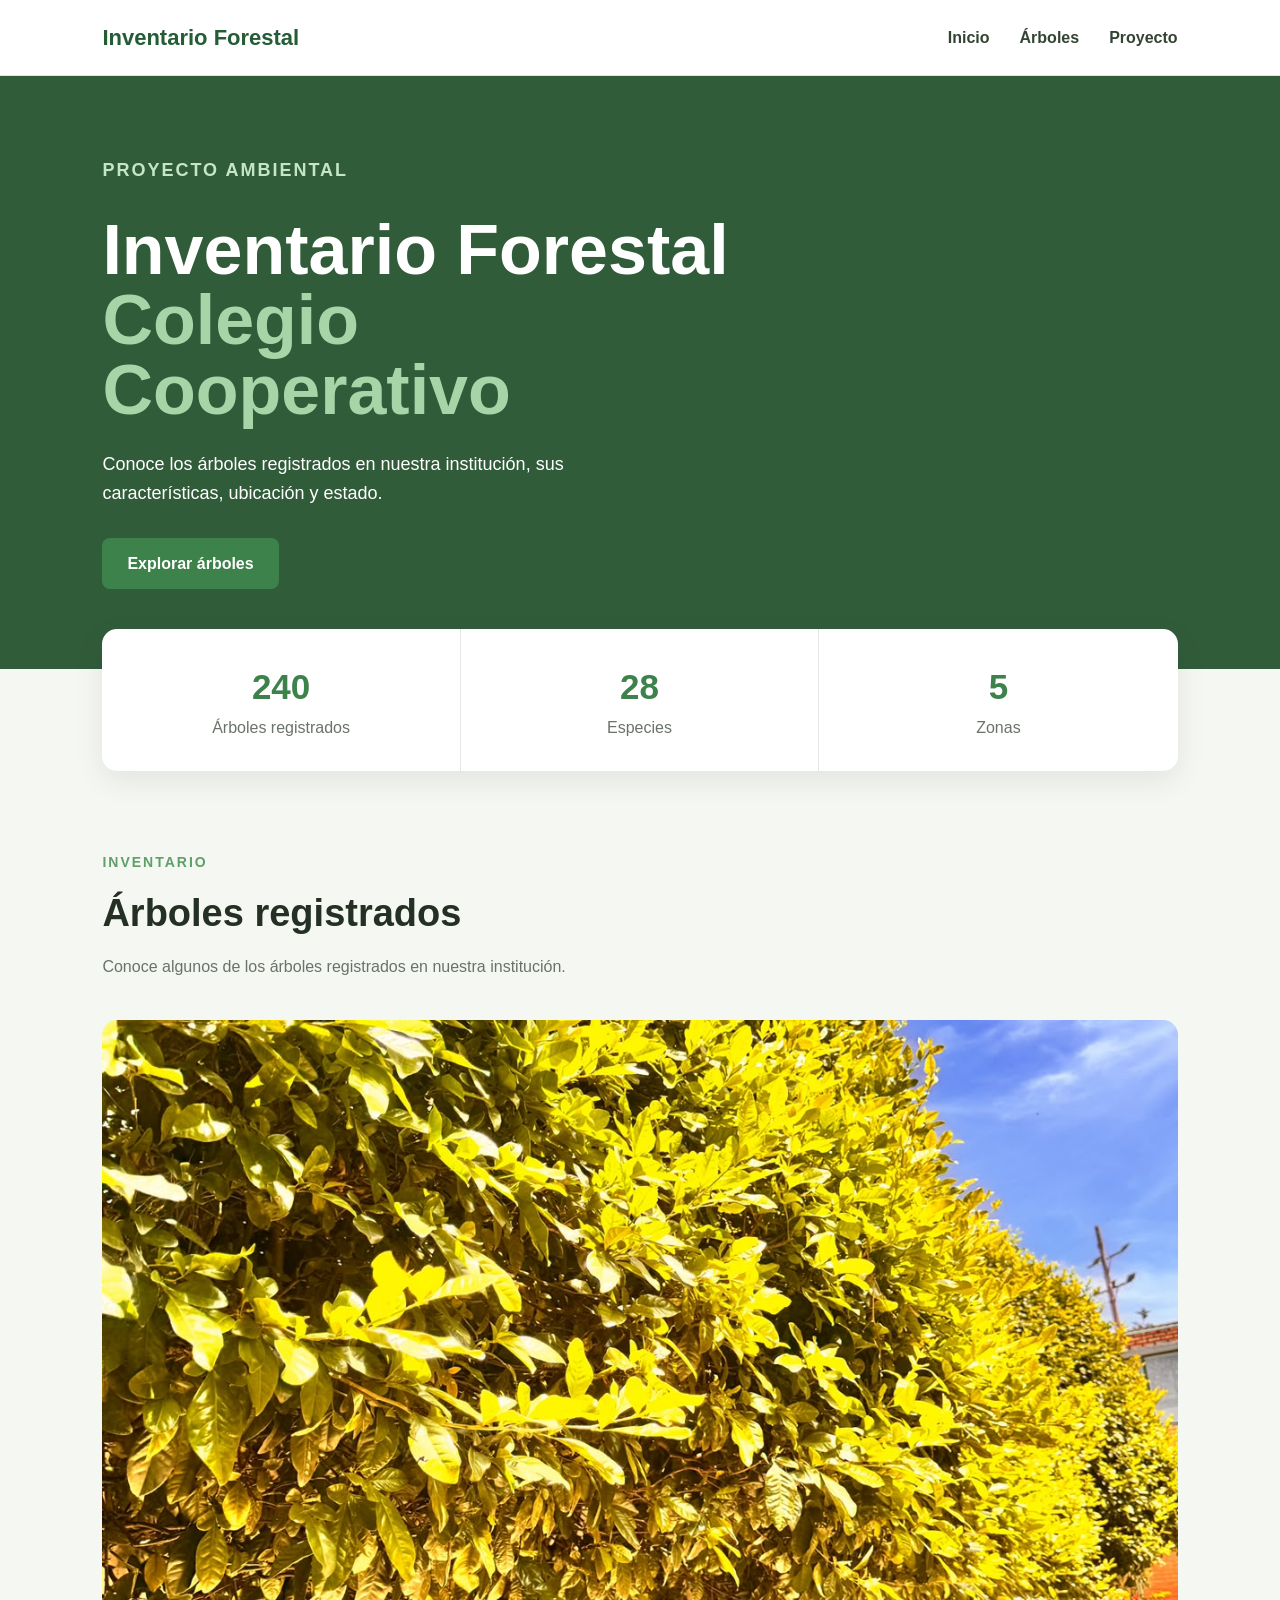
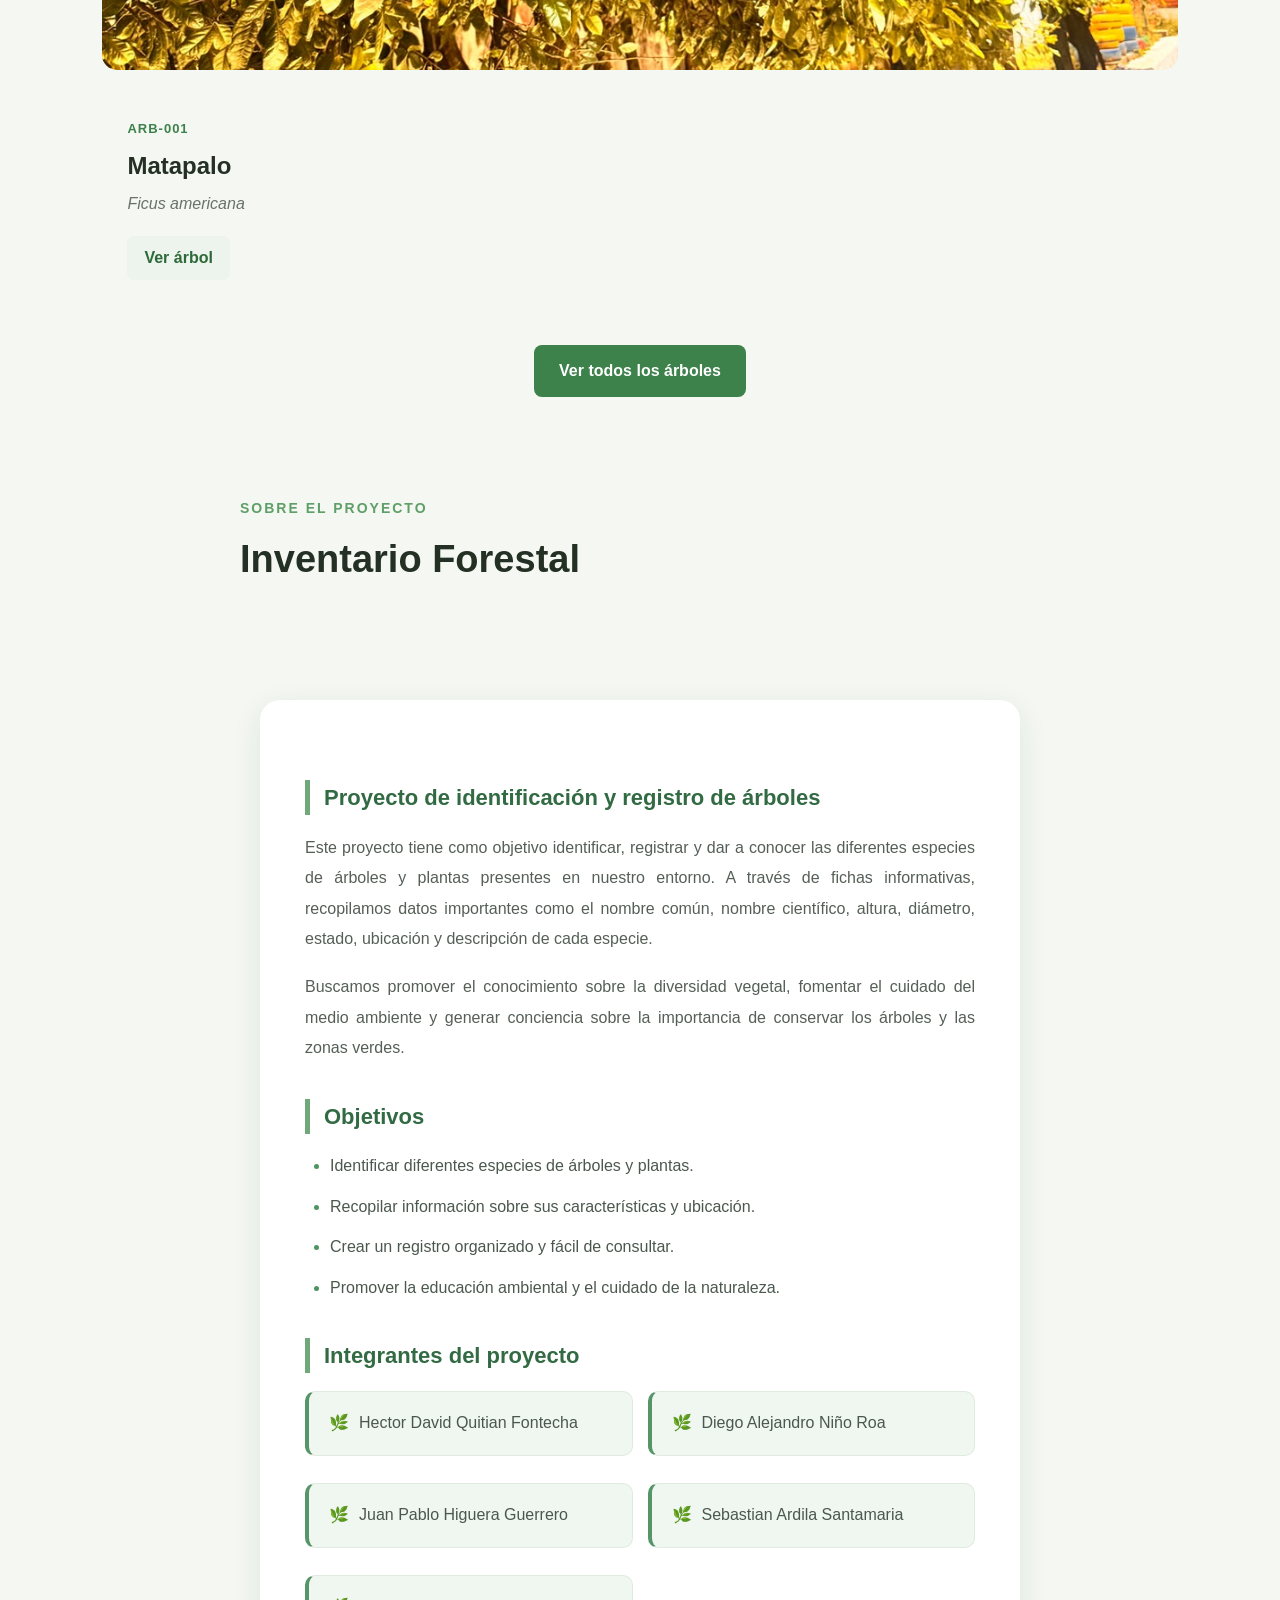
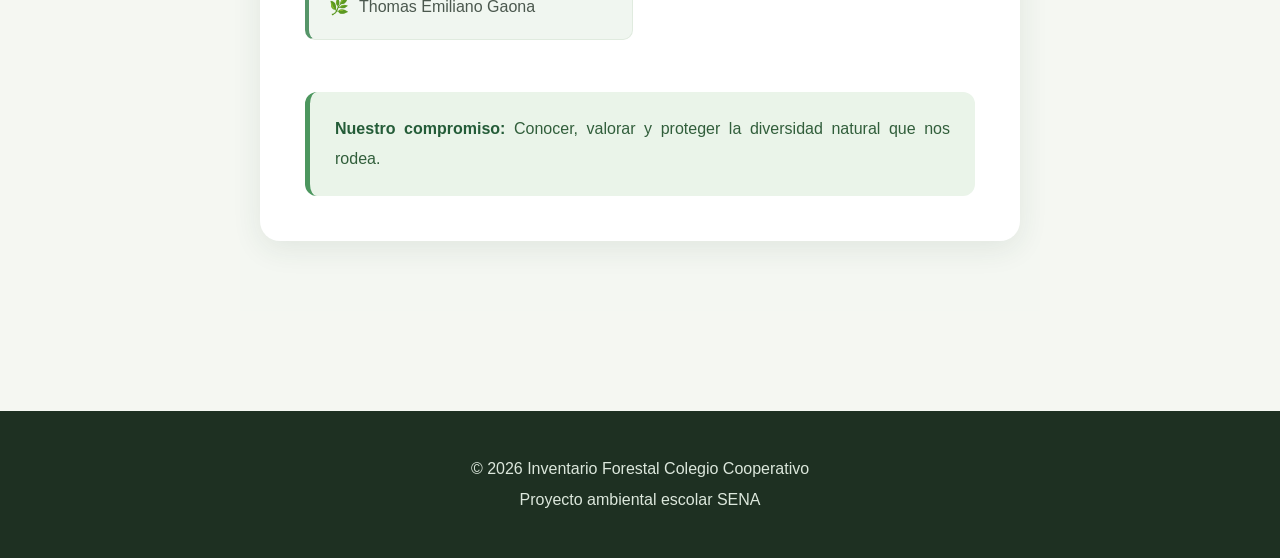
<file: index.html>
<!DOCTYPE html>
<html lang="es">

<head>
    <meta charset="UTF-8">
    <meta name="viewport" content="width=device-width, initial-scale=1.0">

    <title>Inventario Forestal</title>

    <link rel="stylesheet" href="style.css">
</head>

<body>

    <!-- ENCABEZADO -->
    <header class="encabezado">

        <div class="logo">
            Inventario Forestal
        </div>

        <nav class="menu">
            <a href="#inicio">Inicio</a>
            <a href="#arboles">Árboles</a>
            <a href="#proyecto">Proyecto</a>
        </nav>

    </header>


    <!-- CONTENIDO PRINCIPAL -->
    <main>

        <!-- INICIO -->
        <section id="inicio" class="hero">

            <div class="hero-texto">

                <p class="etiqueta">
                    PROYECTO AMBIENTAL
                </p>

                <h1>
                    Inventario Forestal<br>
                    <span>Colegio Cooperativo</span>
                </h1>

                <p>
                    Conoce los árboles registrados en nuestra institución,
                    sus características, ubicación y estado.
                </p>

                <a href="#arboles" class="boton">
                    Explorar árboles
                </a>

            </div>

        </section>


        <!-- ESTADÍSTICAS -->
        <section class="estadisticas">

            <div class="estadistica">

                <h2>240</h2>

                <p>
                    Árboles registrados
                </p>

            </div>


            <div class="estadistica">

                <h2>28</h2>

                <p>
                    Especies
                </p>

            </div>


            <div class="estadistica">

                <h2>5</h2>

                <p>
                    Zonas
                </p>

            </div>

        </section>


        <!-- CATÁLOGO DE ÁRBOLES -->
        <section id="arboles" class="seccion">

            <div class="titulo-seccion">

                <p class="etiqueta">
                    INVENTARIO
                </p>

                <h2>
                    Árboles registrados
                </h2>

                <p>
                    Conoce algunos de los árboles registrados
                    en nuestra institución.
                </p>

            </div>


            <!-- TARJETA QUE CAMBIA AUTOMÁTICAMENTE -->
            <div class="catalogo-arbol">

                <div class="foto-arbol">

                    <img
                        id="catalogoImagen"
                        src=""
                        alt="Fotografía del árbol"
                    >

                </div>


                <div class="informacion-arbol">

                    <span
                        class="codigo"
                        id="catalogoCodigo"
                    >
                        ARB-001
                    </span>


                    <h3 id="catalogoNombre">
                        Nombre del árbol
                    </h3>


                    <p id="catalogoCientifico">
                        Nombre científico
                    </p>


                    <a
                        id="catalogoBoton"
                        href="#"
                        class="boton-pequeno"
                    >
                        Ver árbol
                    </a>

                </div>

            </div>


            <!-- ÚNICO BOTÓN PARA VER TODOS -->
            <div style="text-align: center; margin-top: 40px;">

                <a
                    href="arboles.html"
                    class="boton"
                >
                    Ver todos los árboles
                </a>

            </div>

        </section>


        <!-- INFORMACIÓN DEL PROYECTO -->
        <section
            id="proyecto"
            class="seccion proyecto"
        >

            <div class="titulo-seccion">

                <p class="etiqueta">
                    SOBRE EL PROYECTO
                </p>

                <h2>
                    Inventario Forestal
                </h2>

            </div>


           
<section class="sobre-proyecto">
    <div class="contenedor-proyecto">
        <h3>Proyecto de identificación y registro de árboles</h3>

        <p>
            Este proyecto tiene como objetivo identificar, registrar y dar
            a conocer las diferentes especies de árboles y plantas presentes
            en nuestro entorno. A través de fichas informativas, recopilamos
            datos importantes como el nombre común, nombre científico,
            altura, diámetro, estado, ubicación y descripción de cada especie.
        </p>

        <p>
            Buscamos promover el conocimiento sobre la diversidad vegetal,
            fomentar el cuidado del medio ambiente y generar conciencia
            sobre la importancia de conservar los árboles y las zonas verdes.
        </p>

        <h3>Objetivos</h3>

        <ul>
            <li>Identificar diferentes especies de árboles y plantas.</li>
            <li>Recopilar información sobre sus características y ubicación.</li>
            <li>Crear un registro organizado y fácil de consultar.</li>
            <li>Promover la educación ambiental y el cuidado de la naturaleza.</li>
        </ul>

        <h3>Integrantes del proyecto</h3>

        <ul class="lista-integrantes">
            <li>Hector David Quitian Fontecha</li>
            <li>Diego Alejandro Niño Roa</li>
            <li>Juan Pablo Higuera Guerrero</li>
            <li>Sebastian Ardila Santamaria</li>
            <li>Thomas Emiliano Gaona</li>
        </ul>

        <div class="compromiso">
            <p>
                <strong>Nuestro compromiso:</strong>
                Conocer, valorar y proteger la diversidad natural que nos rodea.
            </p>
        </div>

    </div>
</section>


        </section>

    </main>


    <!-- PIE DE PÁGINA -->
    <footer>

        <p>
            © 2026 Inventario Forestal Colegio Cooperativo
        </p>

        <p>
            Proyecto ambiental escolar SENA
        </p>

    </footer>


    <!-- CARGAR LOS DATOS DE LOS ÁRBOLES -->
    <script src="datos.js"></script>


    <!-- CATÁLOGO AUTOMÁTICO -->
    <script>

        const idsArboles = Object.keys(arboles);

        let posicion = 0;


        function mostrarArbol() {

            const id = idsArboles[posicion];

            const arbol = arboles[id];


            // Imagen del árbol
            document.getElementById("catalogoImagen").src =
                arbol.imagen;


            // Nombre alternativo de la imagen
            document.getElementById("catalogoImagen").alt =
                "Fotografía de " + arbol.nombre;


            // Código
            document.getElementById("catalogoCodigo").textContent =
                arbol.codigo;


            // Nombre común
            document.getElementById("catalogoNombre").textContent =
                arbol.nombre;


            // Nombre científico
            document.getElementById("catalogoCientifico").textContent =
                arbol.cientifico;


            // Botón "Ver árbol"
            document.getElementById("catalogoBoton").href =
                "arbol.html?id=" + id;

        }


        // Mostrar el primer árbol
        mostrarArbol();


        // Cambiar de árbol cada 4 segundos
        setInterval(function () {

            posicion++;

            if (posicion >= idsArboles.length) {

                posicion = 0;

            }

            mostrarArbol();

        }, 4000);

    </script>

</body>

</html>
</file>
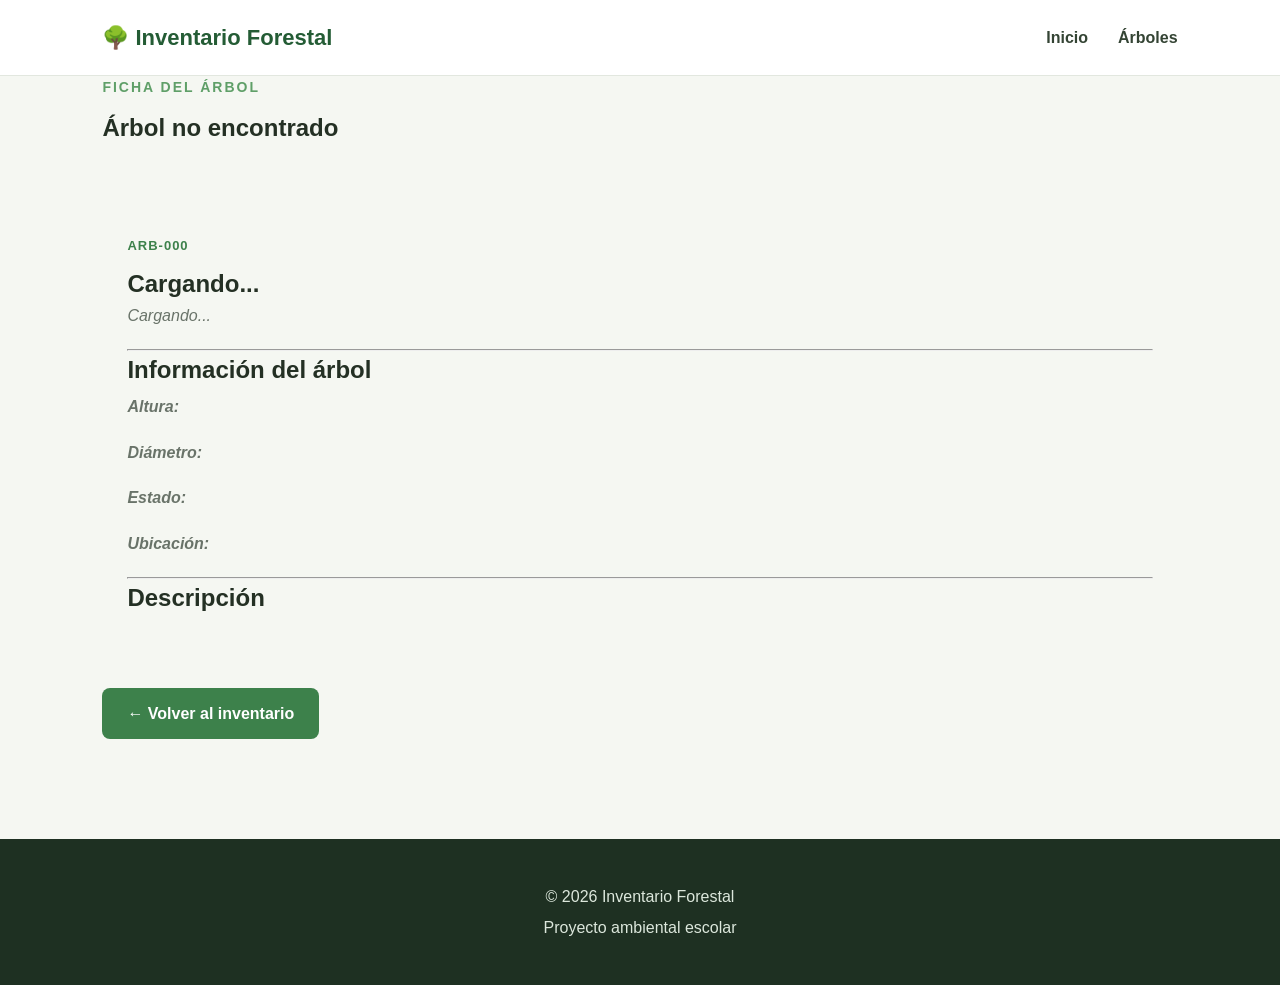
<file: arbol.html>
<!DOCTYPE html>
<html lang="es">

<head>

    <meta charset="UTF-8">

    <meta name="viewport" content="width=device-width, initial-scale=1.0">

    <title>Ficha del árbol</title>

    <link rel="stylesheet" href="style.css">

</head>


<body>


    <!-- ENCABEZADO -->

    <header class="encabezado">

        <div class="logo">
            🌳 Inventario Forestal
        </div>

        <nav class="menu">

            <a href="index.html">
                Inicio
            </a>

            <a href="index.html#arboles">
                Árboles
            </a>

        </nav>

    </header>



    <!-- FICHA DEL ÁRBOL -->

    <main>

        <section class="seccion">

            <div class="titulo-seccion">

                <p class="etiqueta">
                    FICHA DEL ÁRBOL
                </p>

                <h1 id="titulo-arbol">
                    Cargando...
                </h1>
            </div>



            <div class="foto-arbol">
                
            </div>


   
            <div class="informacion-arbol">

                <span class="codigo" id="codigo-arbol">
                    ARB-000
                </span>


                <h2 id="nombre-arbol">
                    Cargando...
                </h2>


                <p id="cientifico-arbol">
                    Cargando...
                </p>


                <hr>


                <h3>
                    Información del árbol
                </h3>


                <p>
                    <strong>Altura:</strong>
                    <span id="altura-arbol"></span>
                </p>


                <p>
                    <strong>Diámetro:</strong>
                    <span id="diametro-arbol"></span>
                </p>


                <p>
                    <strong>Estado:</strong>
                    <span id="estado-arbol"></span>
                </p>


                <p>
                    <strong>Ubicación:</strong>
                    <span id="ubicacion-arbol"></span>
                </p>


                <hr>


                <h3>
                    Descripción
                </h3>


                <p id="descripcion-arbol"></p>


            </div>


            <br>


            <a href="index.html#arboles" class="boton">
                ← Volver al inventario
            </a>

        </section>

    </main>



    <!-- PIE DE PÁGINA -->

    <footer>

        <p>
            © 2026 Inventario Forestal
        </p>

        <p>
            Proyecto ambiental escolar
        </p>

    </footer>



    <!-- DATOS -->

    <script src="datos.js"></script>


    <!-- CÓDIGO PARA MOSTRAR EL ÁRBOL -->

    <script>

        // Obtener el número del árbol desde la URL

        const parametros = new URLSearchParams(window.location.search);

        const id = parametros.get("id");


        // Buscar el árbol

        const arbol = arboles[id];


        // Comprobar si existe

        if (arbol) {

            document.querySelector(".foto-arbol").innerHTML = `
    <img 
        src="${arbol.imagen}" 
        alt="Fotografía de ${arbol.nombre}"
    >
`;

            document.getElementById("titulo-arbol").textContent =
                "Árbol " + id;

            document.getElementById("codigo-arbol").textContent =
                arbol.codigo;

            document.getElementById("nombre-arbol").textContent =
                arbol.nombre;

            document.getElementById("cientifico-arbol").textContent =
                arbol.cientifico;

            document.getElementById("altura-arbol").textContent =
                arbol.altura;

            document.getElementById("diametro-arbol").textContent =
                arbol.diametro;

            document.getElementById("estado-arbol").textContent =
                arbol.estado;

            document.getElementById("ubicacion-arbol").textContent =
                arbol.ubicacion;

            document.getElementById("descripcion-arbol").textContent =
                arbol.descripcion;

        }

        else {

            document.getElementById("titulo-arbol").textContent =
                "Árbol no encontrado";

        }

    </script>


</body>

</html>
</file>
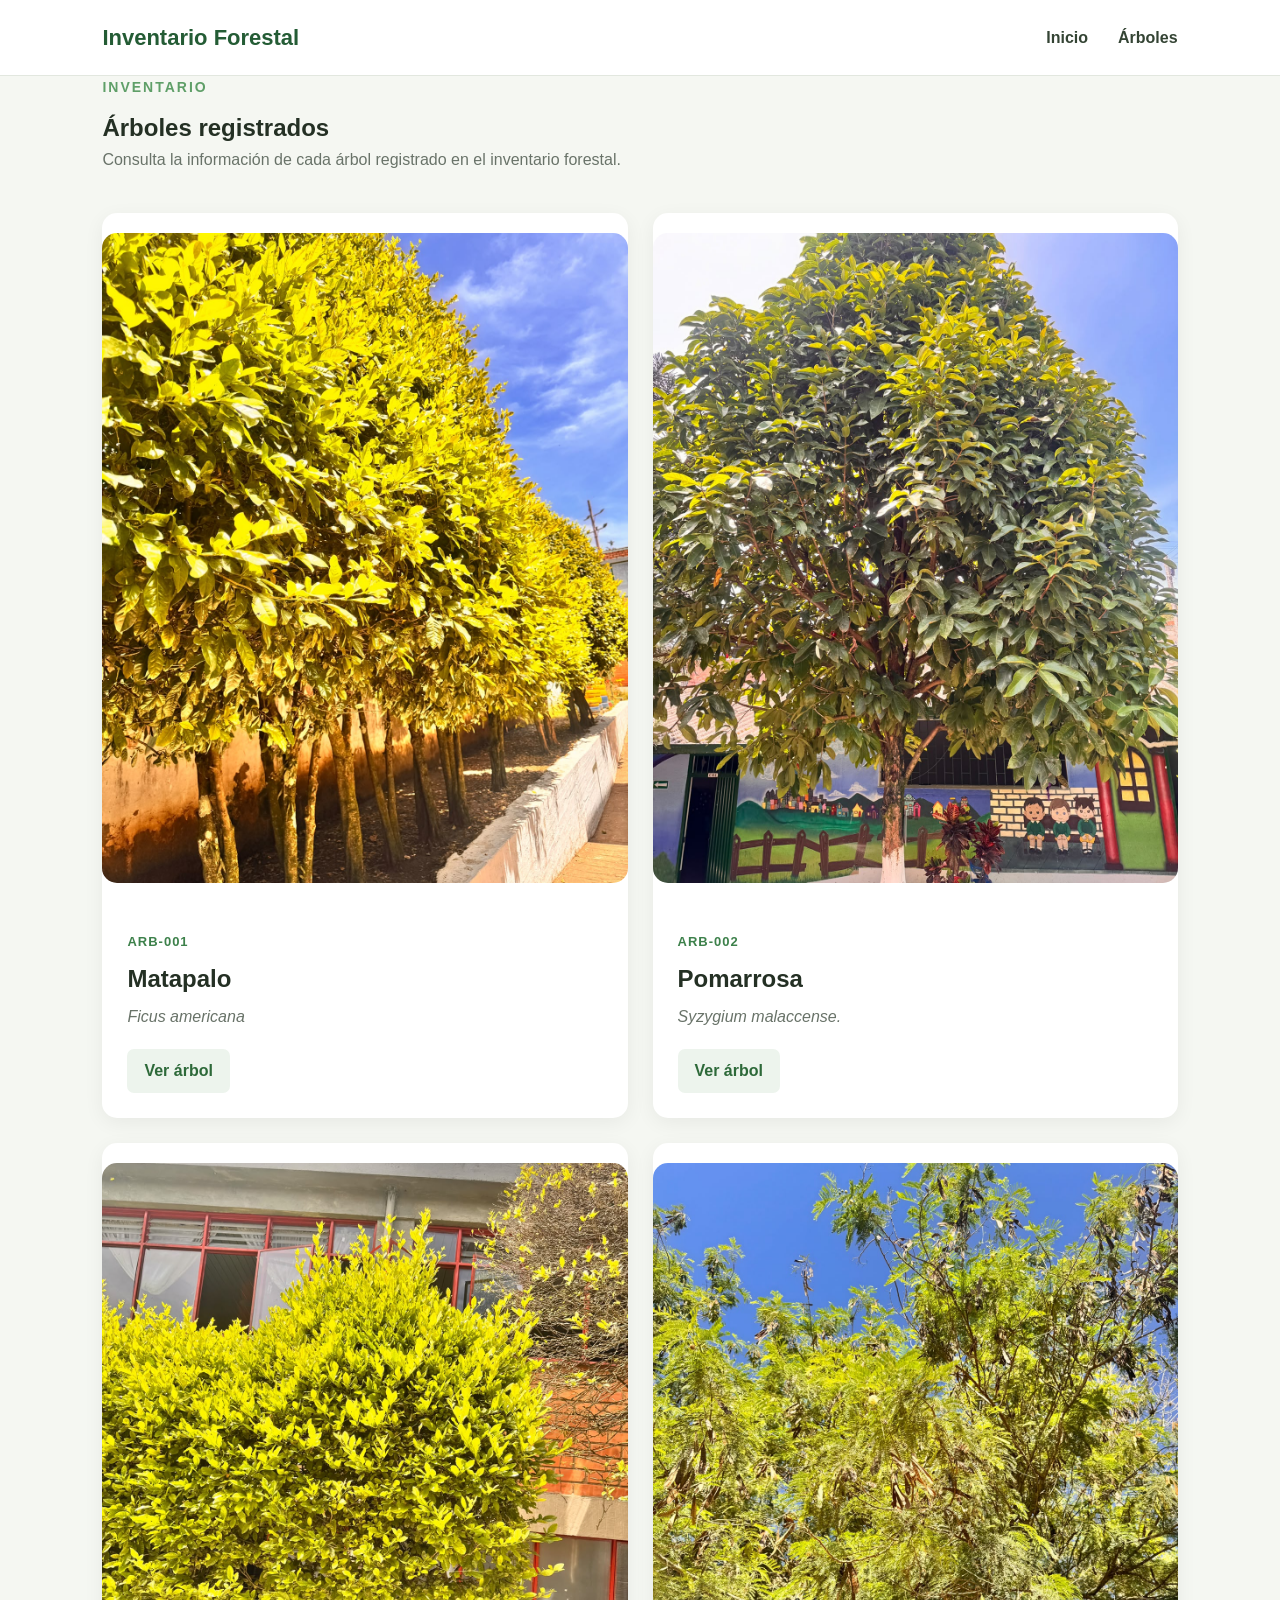
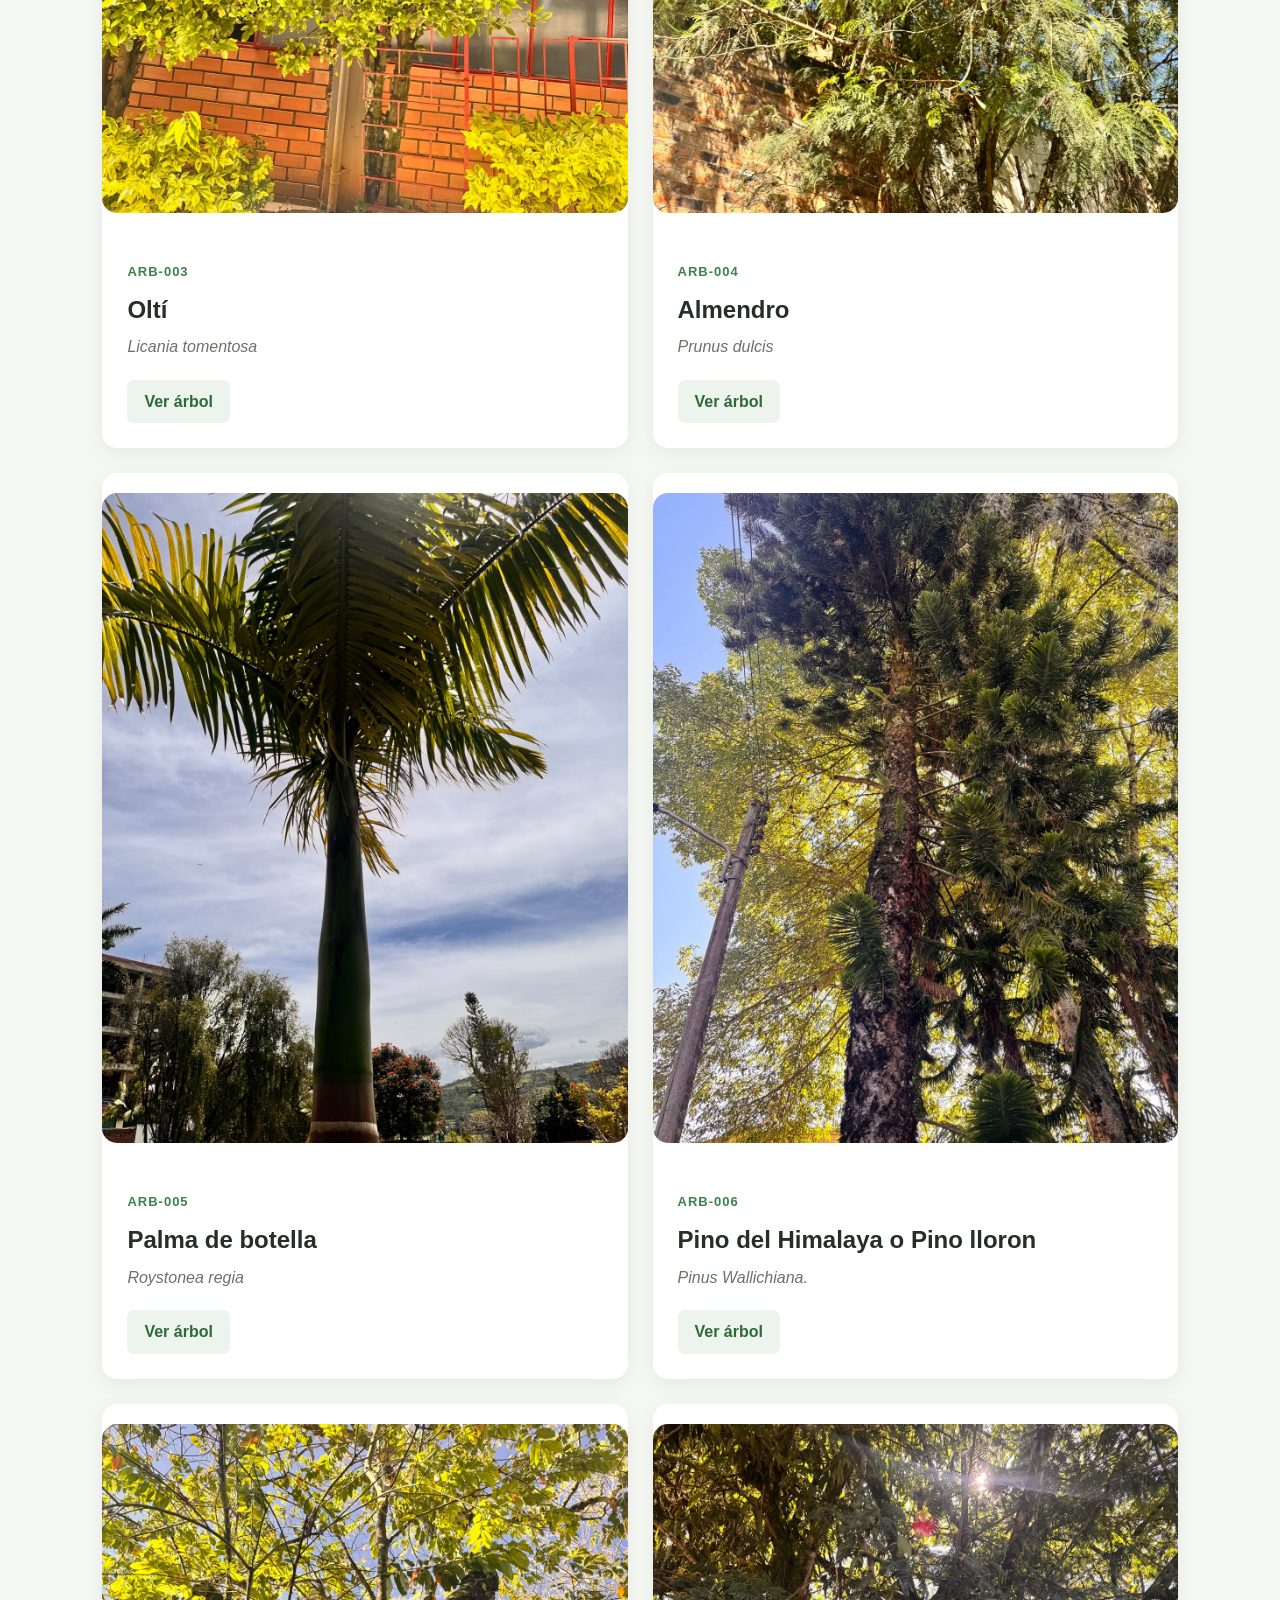
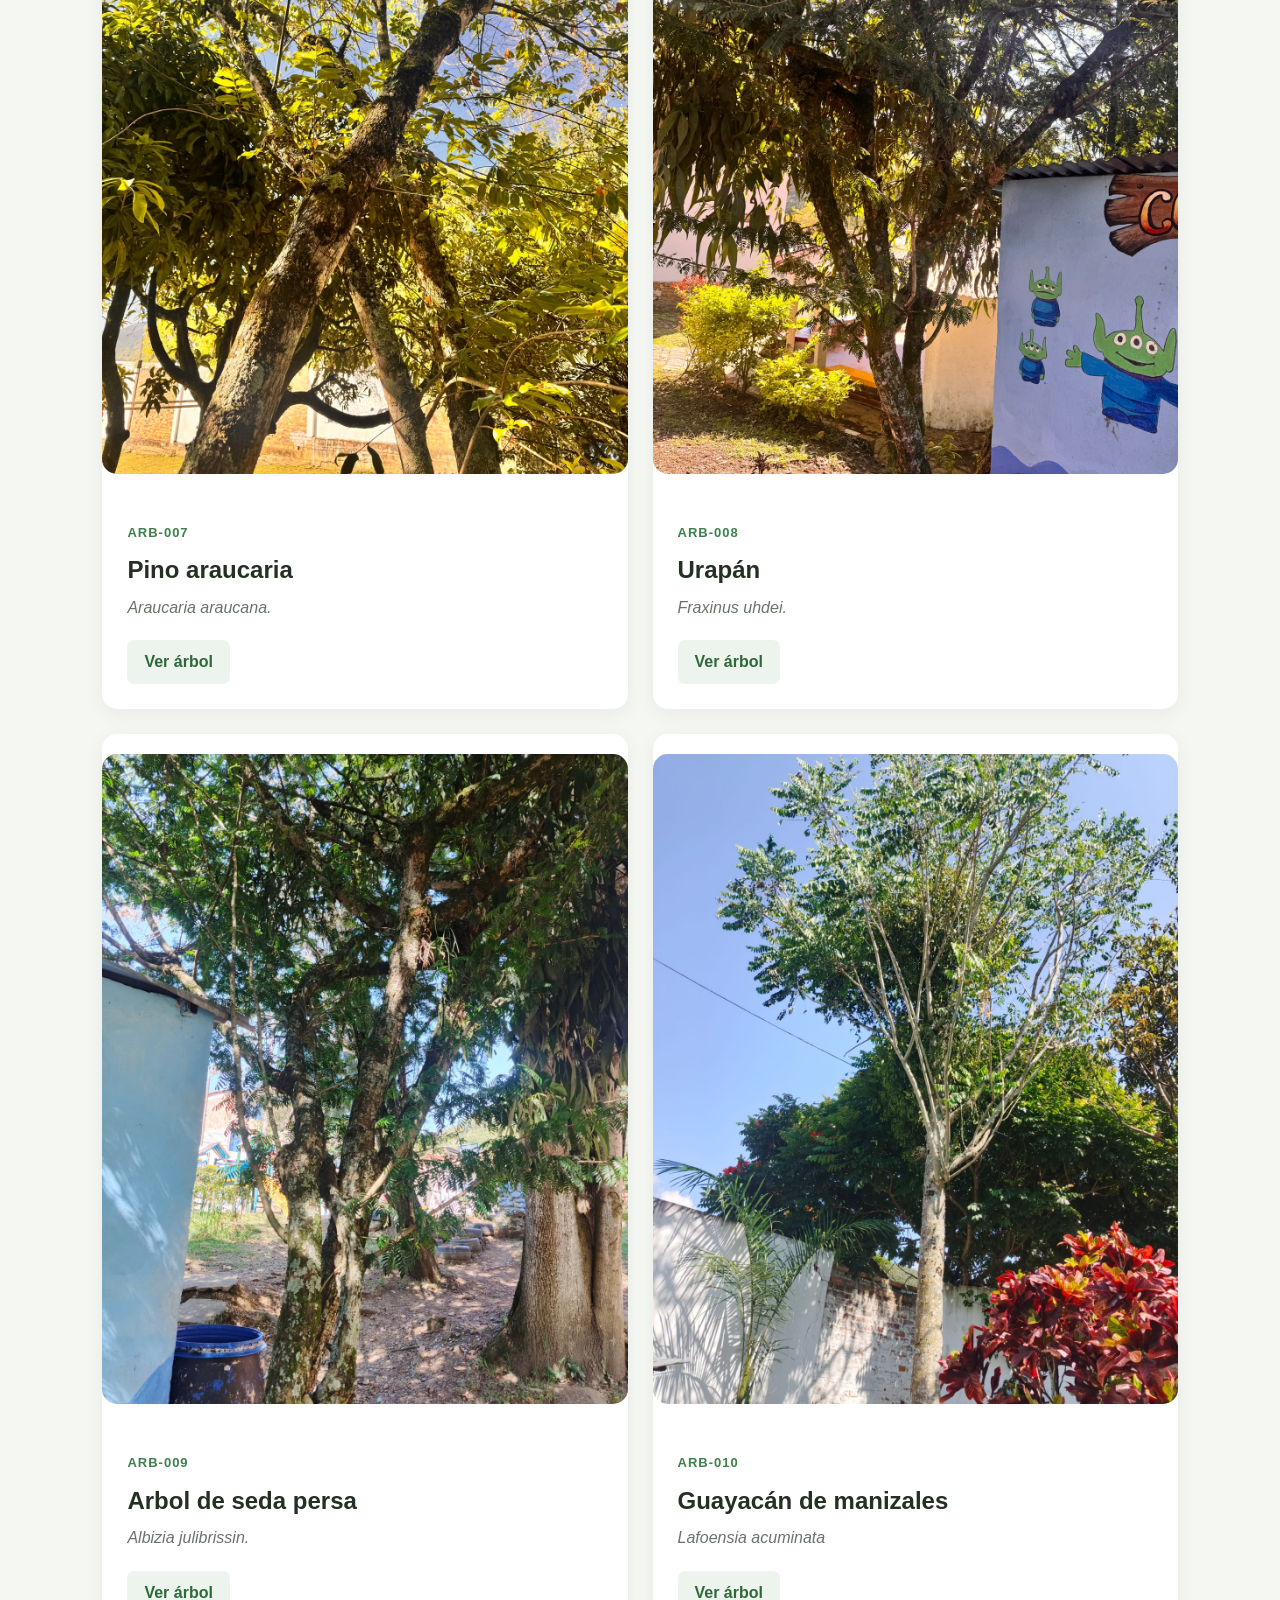
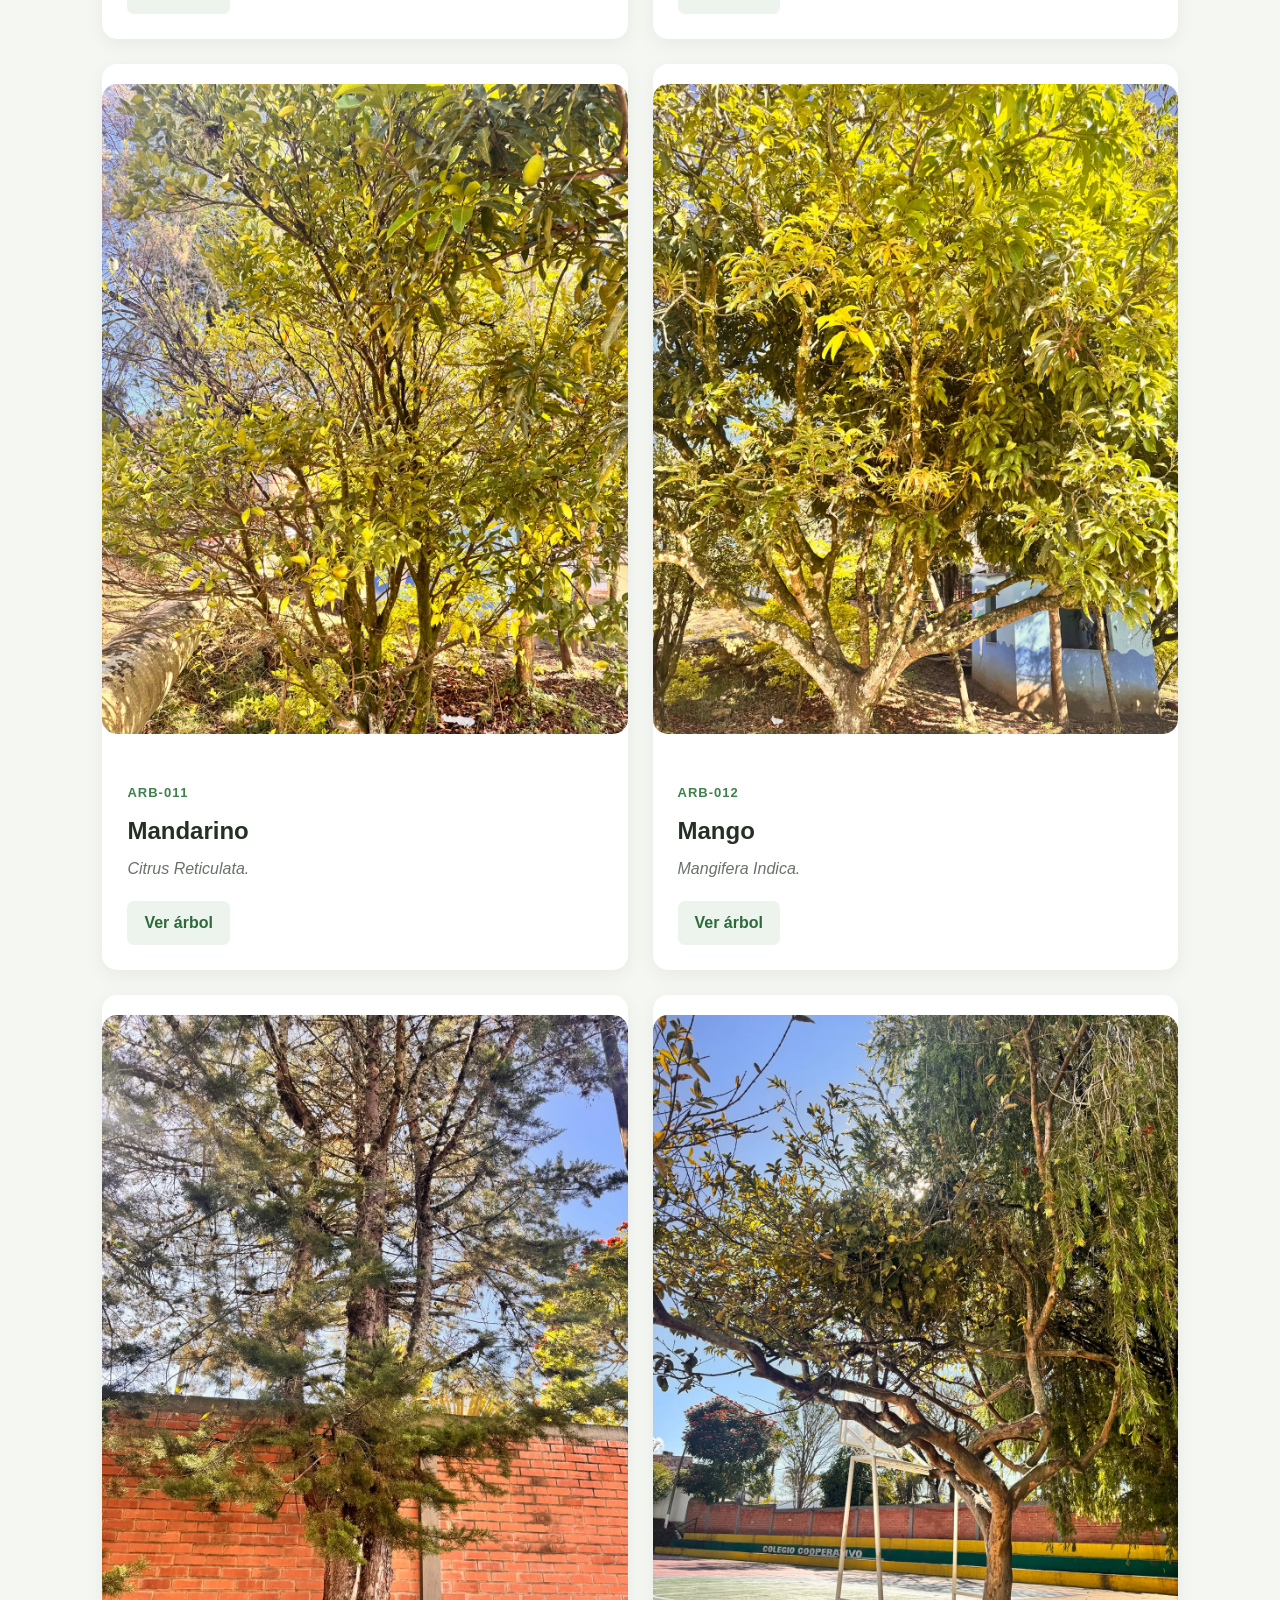
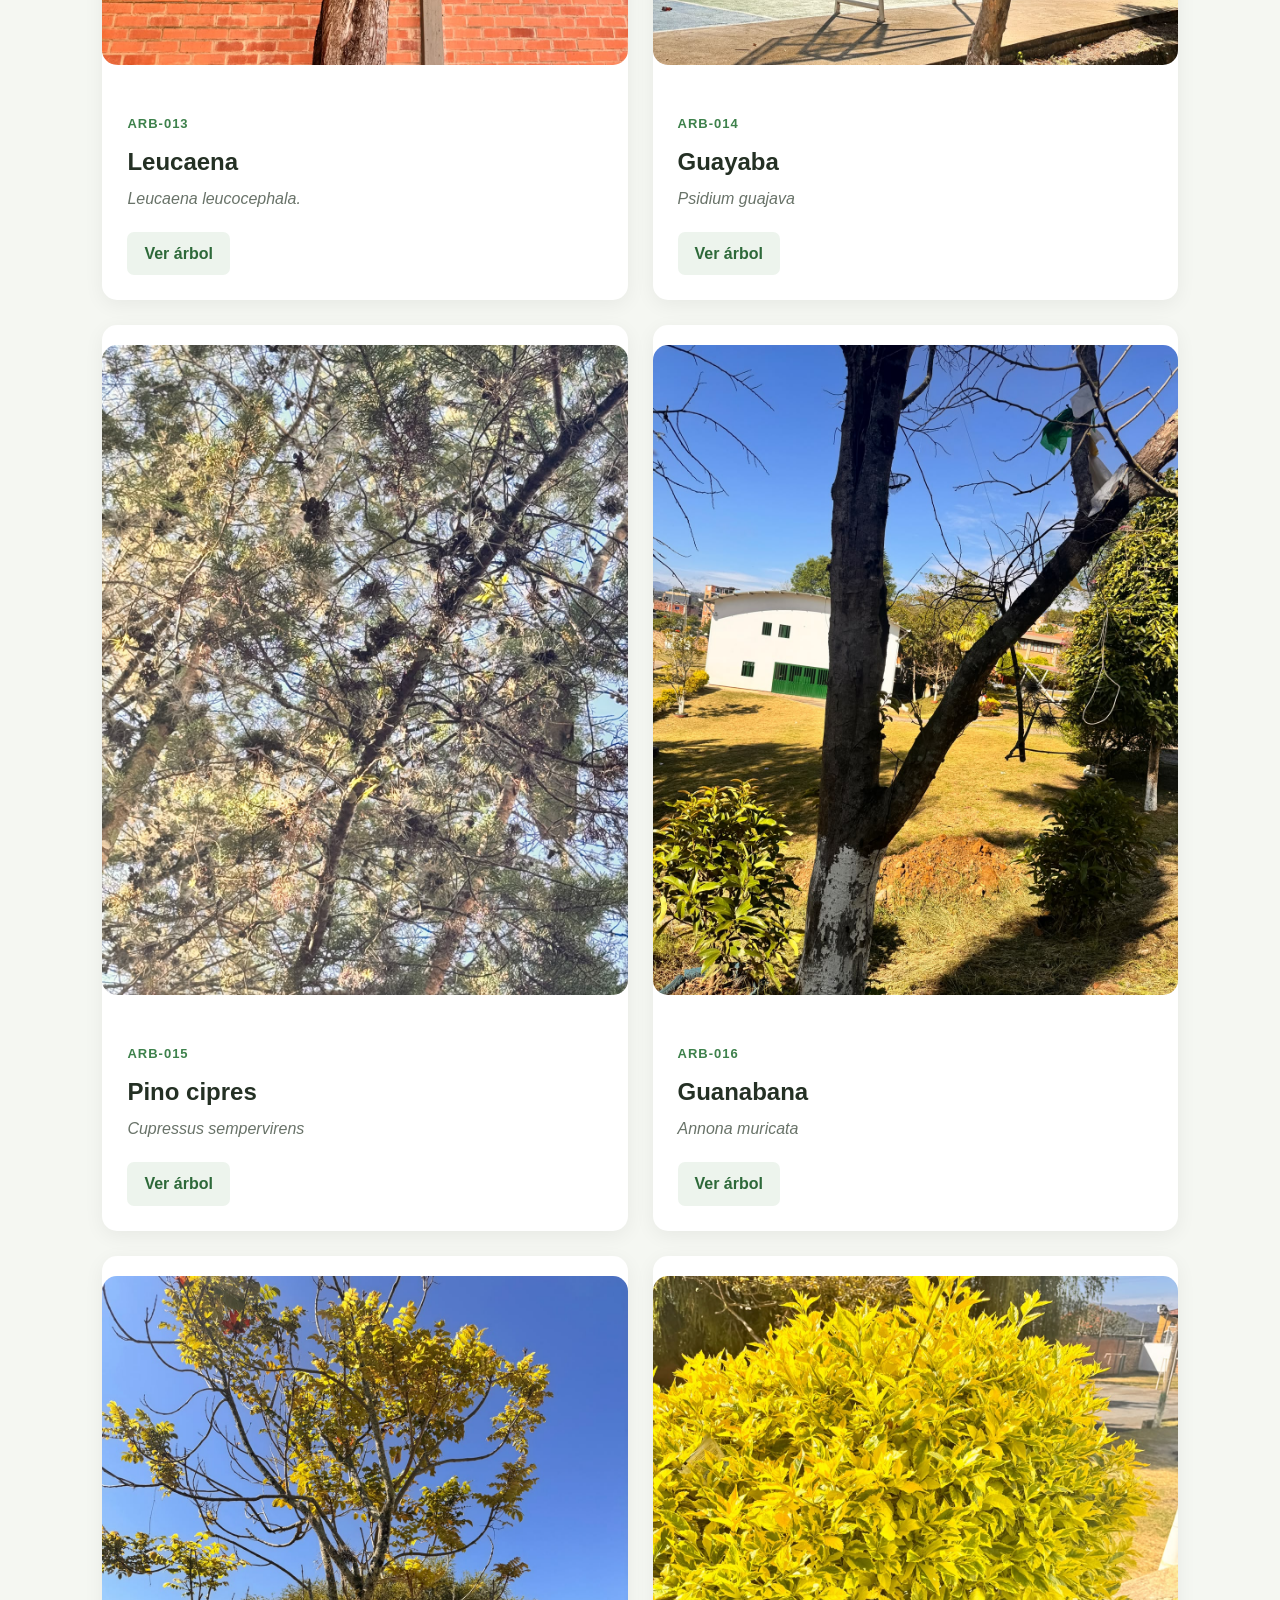
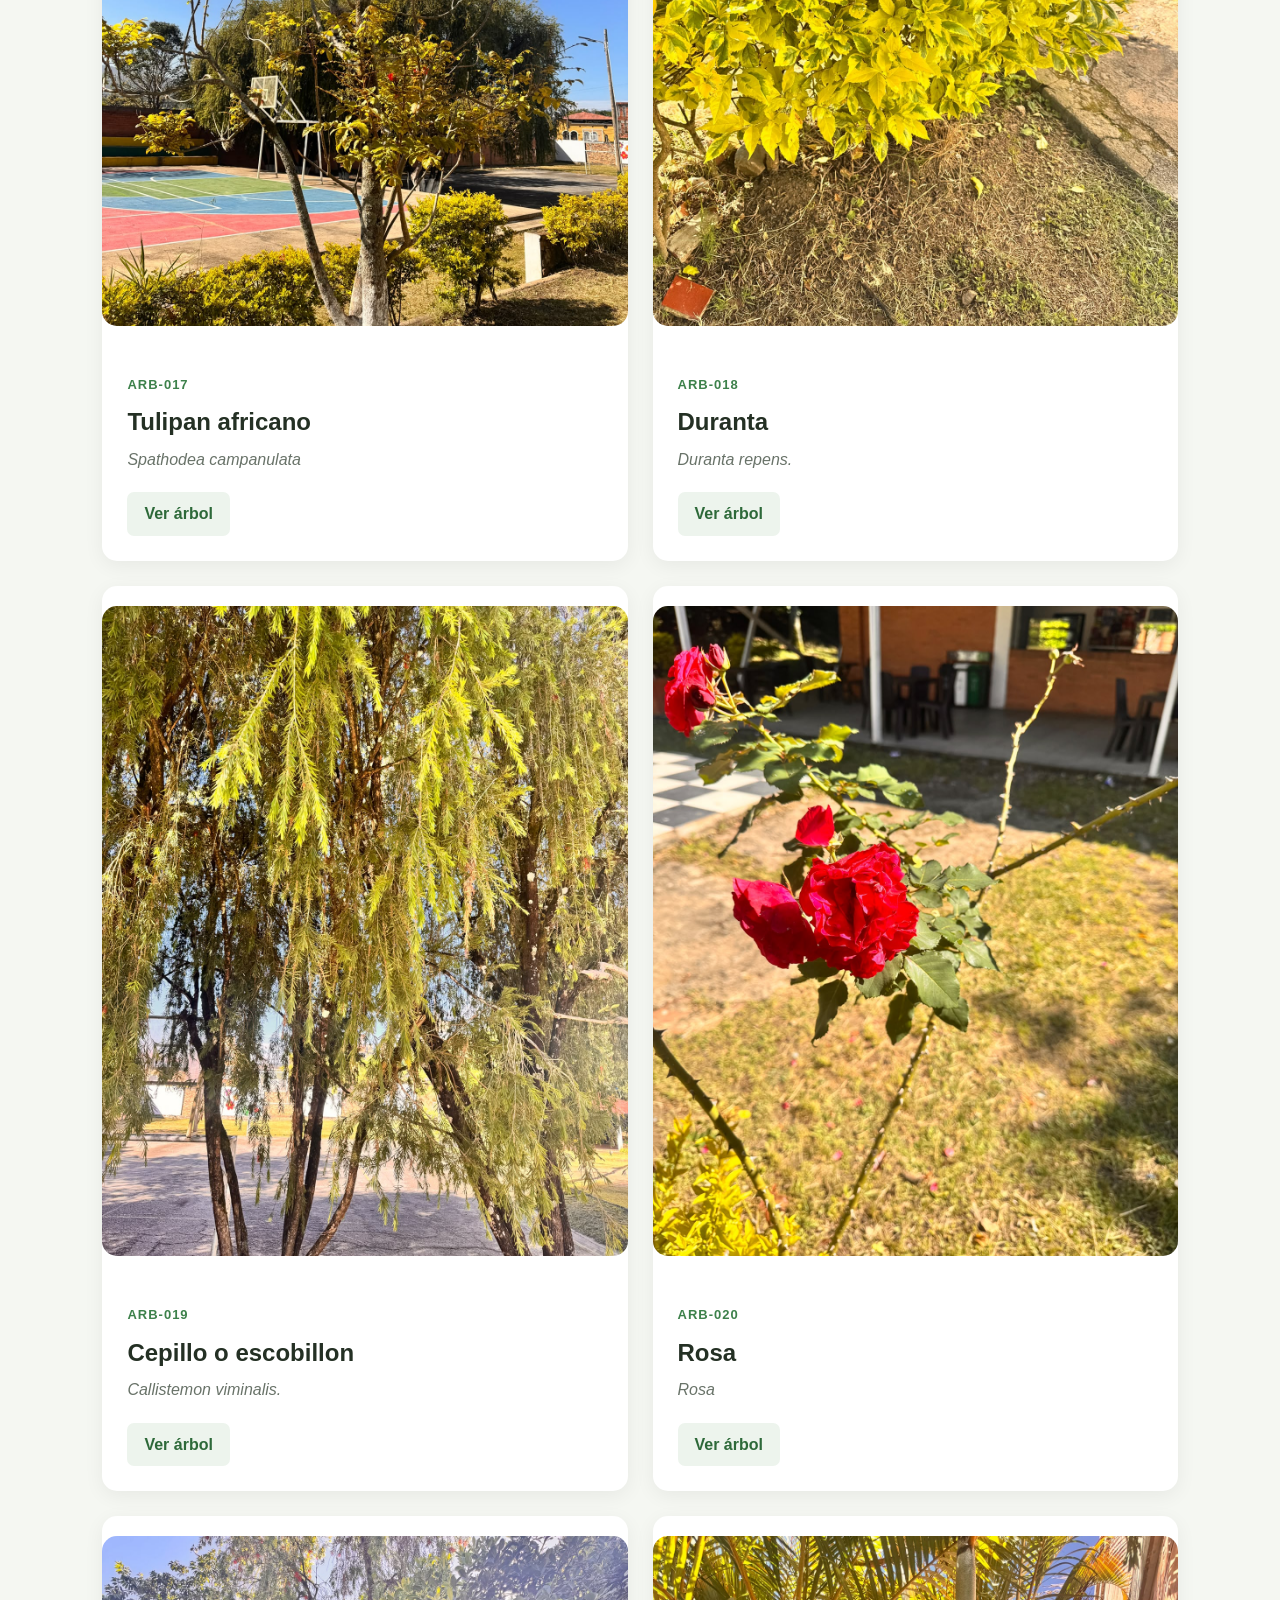
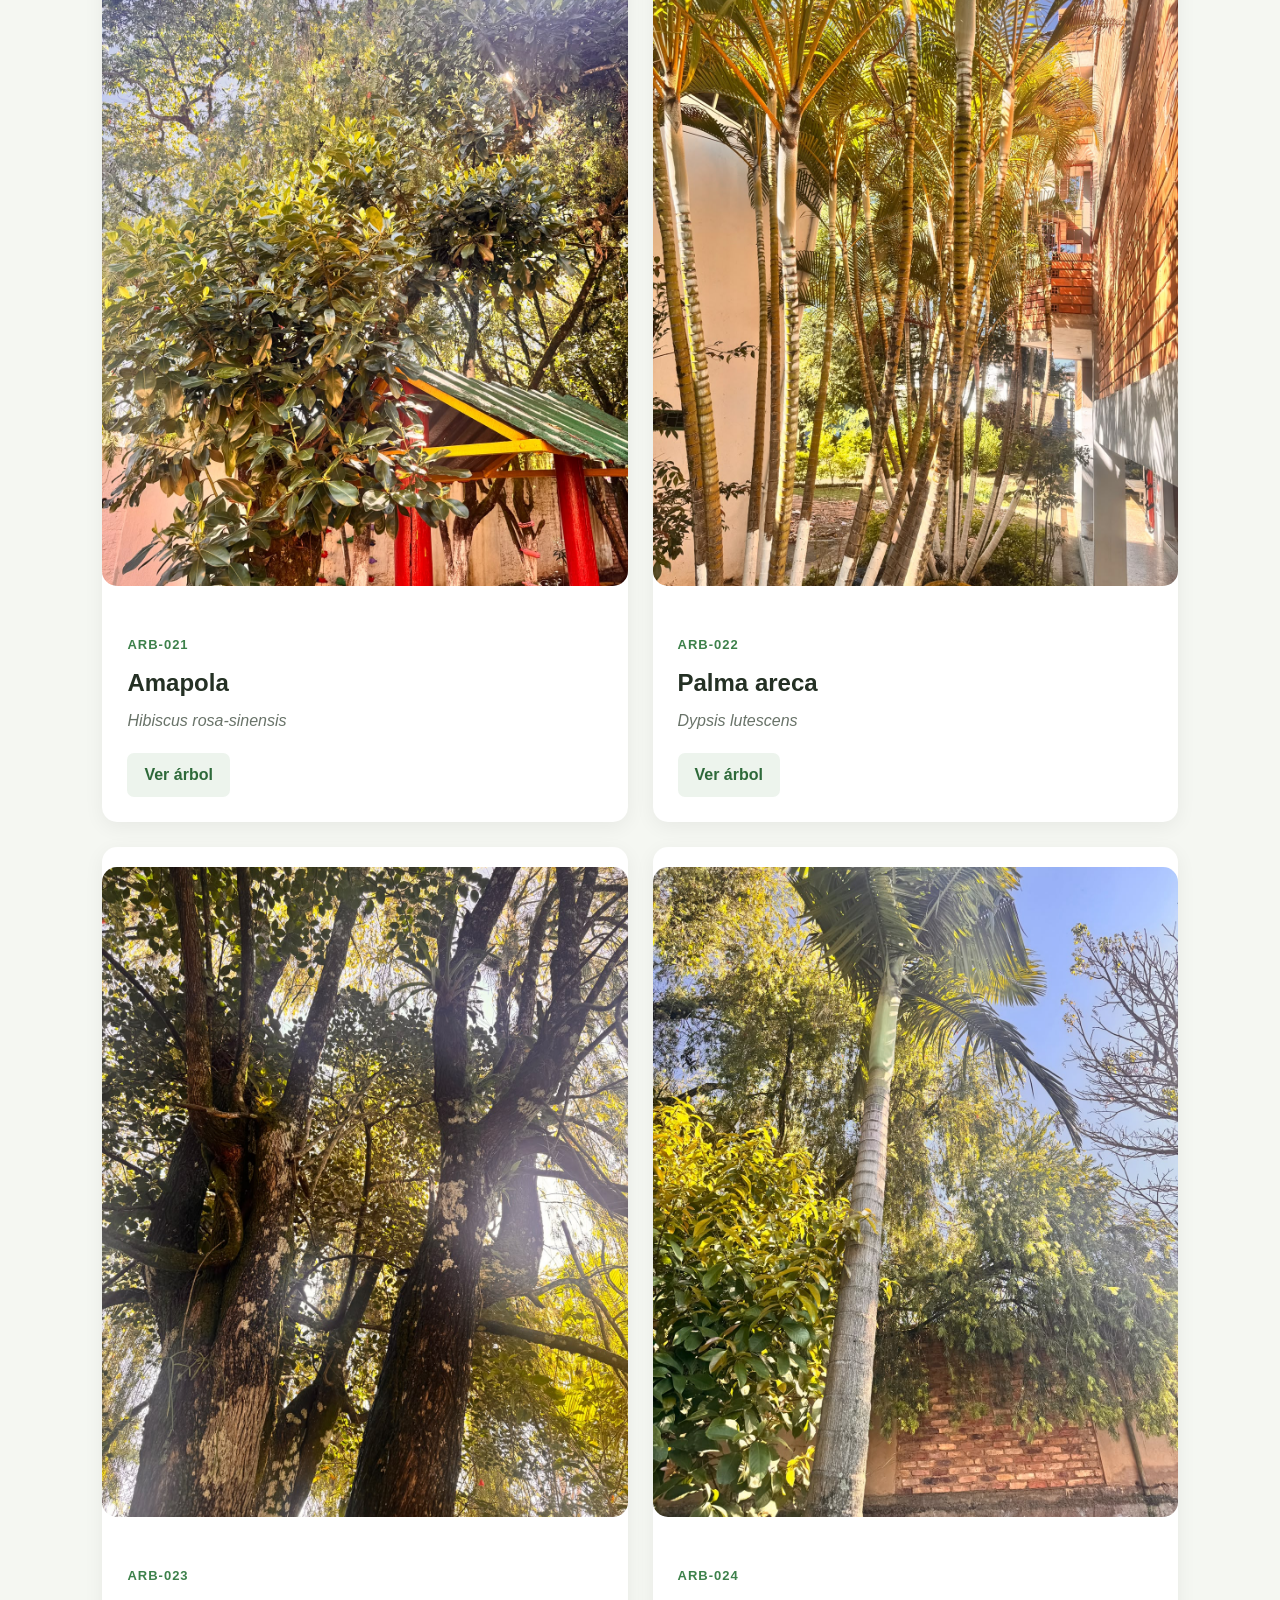
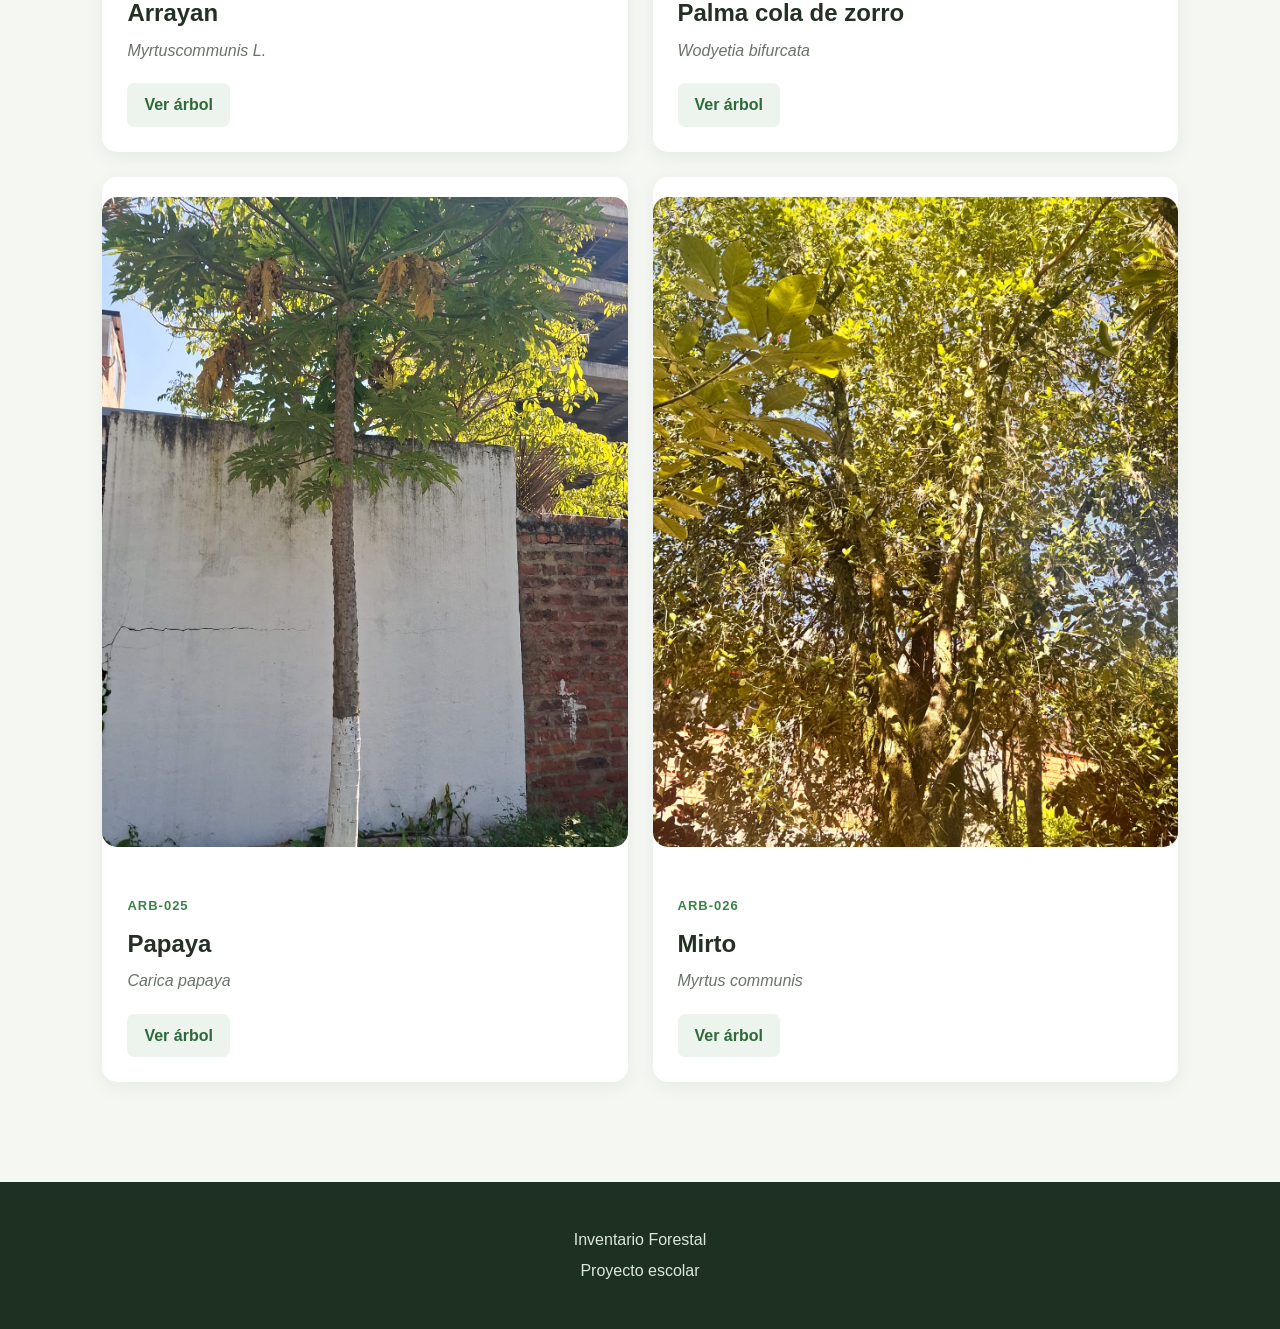
<file: arboles.html>
<!DOCTYPE html>
<html lang="es">
<head>
    <meta charset="UTF-8">
    <meta name="viewport" content="width=device-width, initial-scale=1.0">

    <title>Árboles registrados</title>

    <link rel="stylesheet" href="style.css">
</head>

<body>

    <header class="encabezado">

        <div class="logo">
            Inventario Forestal
        </div>

        <nav class="menu">
            <a href="index.html">Inicio</a>
            <a href="arboles.html">Árboles</a>
        </nav>

    </header>


    <main>

        <section class="seccion">

            <div class="titulo-seccion">

                <p class="etiqueta">INVENTARIO</p>

                <h1>Árboles registrados</h1>

                <p>
                    Consulta la información de cada árbol registrado
                    en el inventario forestal.
                </p>

            </div>


            <div class="arboles-grid" id="listaArboles">
            </div>

        </section>

    </main>


    <footer>

        <p>Inventario Forestal</p>
        <p>Proyecto escolar</p>

    </footer>


    <script src="datos.js"></script>

    <script>

        const lista = document.getElementById("listaArboles");

        for (const id in arboles) {

            const arbol = arboles[id];

            const tarjeta = document.createElement("div");

            tarjeta.className = "tarjeta-arbol";

            tarjeta.innerHTML = `
                
                <div class="foto-arbol">

                    ${
                        arbol.imagen
                        ? `<img src="${arbol.imagen}" alt="Fotografía de ${arbol.nombre}">`
                        : "🌳"
                    }

                </div>

                <div class="informacion-arbol">

                    <span class="codigo">
                        ${arbol.codigo}
                    </span>

                    <h3>
                        ${arbol.nombre}
                    </h3>

                    <p>
                        ${arbol.cientifico}
                    </p>

                    <a
                        href="arbol.html?id=${id}"
                        class="boton-pequeno"
                    >
                        Ver árbol
                    </a>

                </div>
            `;

            lista.appendChild(tarjeta);
        }

    </script>

</body>
</html>
</file>
<file: style.css>
/* ===== SOBRE EL PROYECTO ===== */

.sobre-proyecto {
    width: 100%;
    padding: 70px 20px;
    background: #f4f7f2;
    font-family: 'Segoe UI', Arial, sans-serif;
}

.contenedor-proyecto {
    max-width: 1000px;
    margin: auto;
    padding: 45px;
    background: #ffffff;
    border-radius: 20px;
    box-shadow: 0 8px 30px rgba(30, 70, 40, 0.09);
}

/* TÍTULO PRINCIPAL */

.contenedor-proyecto h2 {
    text-align: center;
    font-size: 34px;
    color: #245c38;
    margin-bottom: 35px;
    font-weight: 700;
    text-transform: uppercase;
    letter-spacing: 1px;
}

.contenedor-proyecto h2::after {
    content: "";
    display: block;
    width: 75px;
    height: 4px;
    background: #70a77b;
    margin: 15px auto 0;
    border-radius: 10px;
}

/* SUBTÍTULOS */

.contenedor-proyecto h3 {
    color: #326b43;
    font-size: 22px;
    margin-top: 35px;
    margin-bottom: 18px;
    padding-left: 14px;
    border-left: 5px solid #70a77b;
}

/* PÁRRAFOS */

.contenedor-proyecto p {
    color: #555f57;
    font-size: 16px;
    line-height: 1.9;
    text-align: justify;
    margin-bottom: 18px;
}

/* OBJETIVOS */

.contenedor-proyecto ul {
    padding-left: 25px;
    margin: 15px 0;
}

.contenedor-proyecto ul li {
    color: #4b584e;
    font-size: 16px;
    line-height: 1.8;
    margin-bottom: 12px;
}

.contenedor-proyecto ul li::marker {
    color: #4c965e;
}

/* INTEGRANTES */

.contenedor-proyecto .lista-integrantes {
    list-style: none;
    padding: 0;
    display: grid;
    grid-template-columns: repeat(2, 1fr);
    gap: 15px;
}

.lista-integrantes li {
    background: #f0f6f0;
    padding: 17px 20px;
    border-radius: 10px;
    border: 1px solid #e0ebdf;
    border-left: 4px solid #559568;
    color: #315c3b;
    font-weight: 500;
    transition: all 0.3s ease;
}

.lista-integrantes li::before {
    content: "🌿";
    margin-right: 10px;
}

.lista-integrantes li:hover {
    background: #e3f0e4;
    transform: translateY(-3px);
    box-shadow: 0 5px 12px rgba(40, 90, 50, 0.08);
}

/* COMPROMISO */

.compromiso {
    margin-top: 40px;
    padding: 22px 25px;
    background: #eaf4e9;
    border-radius: 12px;
    border-left: 5px solid #4c965e;
}

.compromiso p {
    margin: 0;
    color: #315e3b;
    font-size: 16px;
}

.compromiso strong {
    color: #245c38;
}

/* RESPONSIVE */

@media (max-width: 650px) {

    .sobre-proyecto {
        padding: 35px 12px;
    }

    .contenedor-proyecto {
        padding: 25px 18px;
    }

    .contenedor-proyecto h2 {
        font-size: 26px;
    }

    .contenedor-proyecto h3 {
        font-size: 19px;
    }

    .contenedor-proyecto p {
        font-size: 15px;
    }

    .contenedor-proyecto .lista-integrantes {
        grid-template-columns: 1fr;
    }
}






.foto-arbol {
    width: 100%;
    height: auto;
    display: flex;
    justify-content: center;
    align-items: center;
    overflow: visible;
    margin: 20px auto;
}

.foto-arbol img {
    width: auto;
    height: auto;
    max-width: 100%;
    max-height: 650px;
    object-fit: contain;
    display: block;
    border-radius: 15px;
}

* {
    margin: 0;
    padding: 0;
    box-sizing: border-box;
}

html {
    scroll-behavior: smooth;
}

body {
    font-family: Arial, Helvetica, sans-serif;
    background-color: #f5f7f2;
    color: #243024;
    line-height: 1.6;
}
.foto-arbol img {
    width: 100%;
    height: 100%;
    object-fit: cover;
    display: block;
}
/* ENCABEZADO */

.encabezado {
    width: 100%;
    padding: 20px 8%;

    display: flex;
    justify-content: space-between;
    align-items: center;

    background-color: white;
    border-bottom: 1px solid #e2e7df;

    position: sticky;
    top: 0;
    z-index: 100;
}

.logo {
    font-size: 22px;
    font-weight: bold;
    color: #245c35;
}

.menu {
    display: flex;
    gap: 30px;
}

.menu a {
    text-decoration: none;
    color: #344434;
    font-weight: bold;
}

.menu a:hover {
    color: #2d7a42;
}


/* PORTADA */

.hero {
    min-height: 500px;
    padding: 80px 8%;

    display: flex;
    align-items: center;

    background-color: #315c3a;
}

.hero-texto {
    max-width: 650px;
    color: white;
}

.etiqueta {
    color: #5f9f68;
    font-size: 14px;
    font-weight: bold;
    letter-spacing: 2px;
    margin-bottom: 10px;
}

.hero .etiqueta {
    color: #c4e6c5;
}

.hero h1 {
    font-size: 70px;
    line-height: 1;
    margin-bottom: 25px;
}

.hero h1 span {
    color: #a8d5a8;
}

.hero p {
    font-size: 18px;
    max-width: 550px;
    margin-bottom: 30px;
}


/* BOTÓN */

.boton {
    display: inline-block;

    padding: 13px 25px;

    background-color: #3d814b;
    color: white;

    text-decoration: none;

    border-radius: 8px;

    font-weight: bold;
}

.boton:hover {
    background-color: #2f693b;
}


/* ESTADÍSTICAS */

.estadisticas {
    width: 84%;
    max-width: 1100px;

    margin: -40px auto 80px;

    display: grid;
    grid-template-columns: repeat(3, 1fr);

    background-color: white;

    border-radius: 15px;

    box-shadow: 0 10px 30px rgba(0, 0, 0, 0.08);

    overflow: hidden;
}

.estadistica {
    padding: 30px;
    text-align: center;

    border-right: 1px solid #e5e8e3;
}

.estadistica:last-child {
    border-right: none;
}

.estadistica h2 {
    font-size: 35px;
    color: #3d814b;
}

.estadistica p {
    color: #697369;
}


/* SECCIONES */

.seccion {
    width: 84%;
    max-width: 1100px;

    margin: 0 auto 100px;
}

.titulo-seccion {
    margin-bottom: 40px;
}

.titulo-seccion h2 {
    font-size: 38px;
    margin-bottom: 10px;
}

.titulo-seccion > p:last-child {
    color: #697369;
}


/* TARJETAS DE ÁRBOLES */

.arboles-grid {
    display: grid;
    grid-template-columns: repeat(2, 1fr);
    gap: 25px;
}

.tarjeta-arbol {
    background-color: white;

    border-radius: 15px;

    overflow: hidden;

    box-shadow: 0 5px 20px rgba(0, 0, 0, 0.06);
}

.tarjeta-arbol:hover {
    transform: translateY(-5px);
}


.informacion-arbol {
    padding: 25px;
}

.codigo {
    display: inline-block;

    margin-bottom: 8px;

    color: #3d814b;

    font-size: 13px;

    font-weight: bold;

    letter-spacing: 1px;
}

.informacion-arbol h3 {
    font-size: 24px;
    margin-bottom: 5px;
}

.informacion-arbol p {
    color: #697369;
    font-style: italic;
    margin-bottom: 20px;
}

.boton-pequeno {
    display: inline-block;

    padding: 9px 17px;

    background-color: #edf4ed;

    color: #2d6939;

    text-decoration: none;

    border-radius: 7px;

    font-weight: bold;
}

.boton-pequeno:hover {
    background-color: #dcebdc;
}


/* INFORMACIÓN DEL PROYECTO */

.proyecto {
    max-width: 800px;
}

.proyecto > p {
    font-size: 18px;
    color: #596359;
}


/* PIE DE PÁGINA */

footer {
    padding: 40px 8%;

    text-align: center;

    background-color: #1e3022;

    color: #dce7dc;
}

footer p {
    margin: 5px;
}


/* CELULARES */

@media (max-width: 700px) {

    .encabezado {
        padding: 15px 5%;
    }

    .menu {
        gap: 12px;
    }

    .menu a {
        font-size: 14px;
    }

    .hero {
        min-height: 450px;
        padding: 60px 8%;
    }

    .hero h1 {
        font-size: 50px;
    }

    .estadisticas {
        width: 90%;
        grid-template-columns: 1fr;
        margin-top: -30px;
    }

    .estadistica {
        border-right: none;
        border-bottom: 1px solid #e5e8e3;
    }

    .estadistica:last-child {
        border-bottom: none;
    }

    .arboles-grid {
        grid-template-columns: 1fr;
    }

    .seccion {
        width: 90%;
    }

}
</file>
